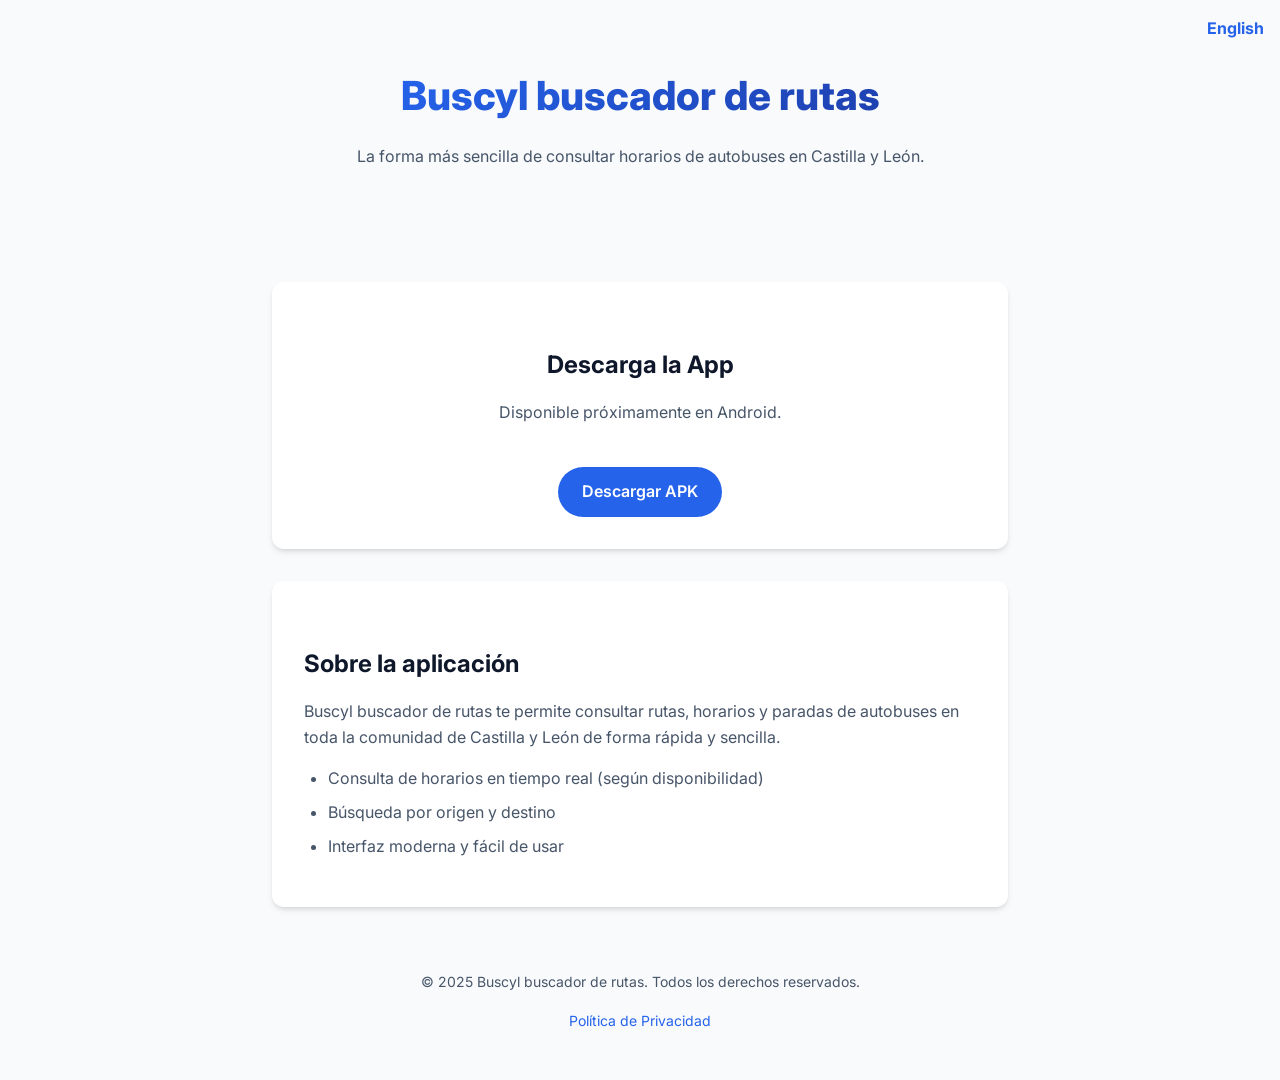
<file: docs/index.html>
<!DOCTYPE html>
<html lang="es">

<head>
    <meta charset="UTF-8">
    <meta http-equiv="refresh" content="0; url=es/index.html">
    <title>Redirecting...</title>
</head>

<body>
    <p>Si no eres redirigido automáticamente, <a href="es/index.html">haz clic aquí</a>.</p>
</body>

</html>
</file>
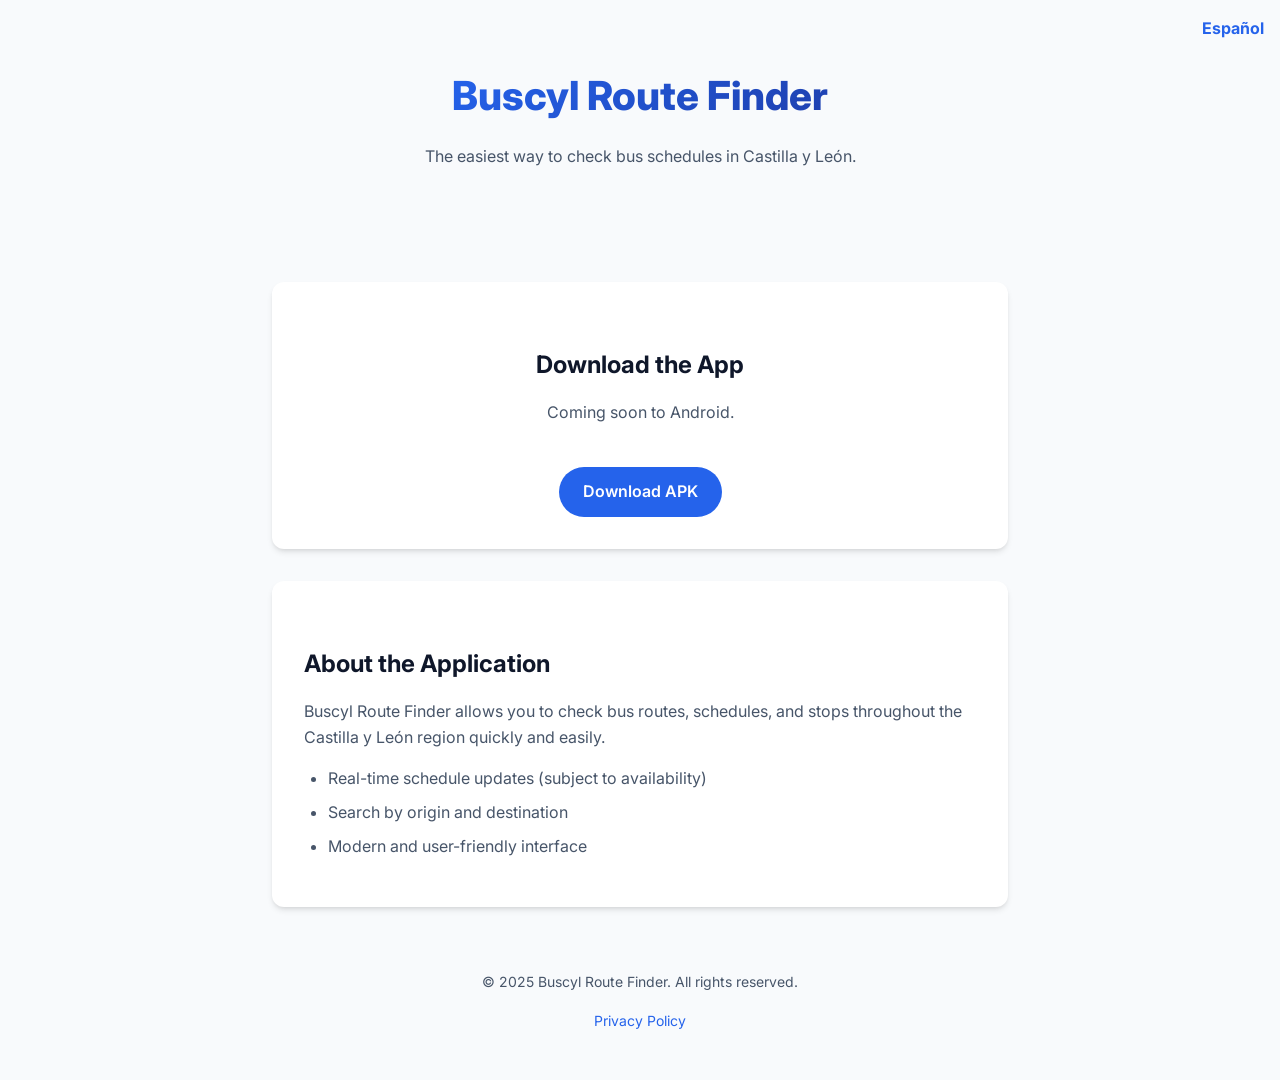
<file: docs/en/index.html>
<!DOCTYPE html>
<html lang="en">

<head>
    <meta charset="UTF-8">
    <meta name="viewport" content="width=device-width, initial-scale=1.0">
    <title>Buscyl Route Finder - Bus Schedules in Castilla y León</title>
    <link rel="stylesheet" href="../css/style.css">
    <link href="https://fonts.googleapis.com/css2?family=Inter:wght@400;600;800&display=swap" rel="stylesheet">
</head>

<body>
    <div class="container">
        <header>
            <div style="position: absolute; top: 1rem; right: 1rem;">
                <a href="../es/index.html"
                    style="text-decoration: none; font-weight: bold; color: var(--primary-color);">Español</a>
            </div>
            <div class="logo">Buscyl Route Finder</div>
            <p>The easiest way to check bus schedules in Castilla y León.</p>
        </header>

        <main>
            <div class="card" style="text-align: center;">
                <h2>Download the App</h2>
                <p>Coming soon to Android.</p>
                <br>
                <a href="#" class="btn">Download APK</a>
            </div>

            <div class="card">
                <h2>About the Application</h2>
                <p>Buscyl Route Finder allows you to check bus routes, schedules, and stops throughout the Castilla y
                    León region
                    quickly and easily.</p>
                <ul>
                    <li>Real-time schedule updates (subject to availability)</li>
                    <li>Search by origin and destination</li>
                    <li>Modern and user-friendly interface</li>
                </ul>
            </div>
        </main>

        <footer class="footer">
            <p>&copy; 2025 Buscyl Route Finder. All rights reserved.</p>
            <p><a href="privacy.html" style="color: var(--primary-color); text-decoration: none;">Privacy Policy</a></p>
        </footer>
    </div>
</body>

</html>
</file>
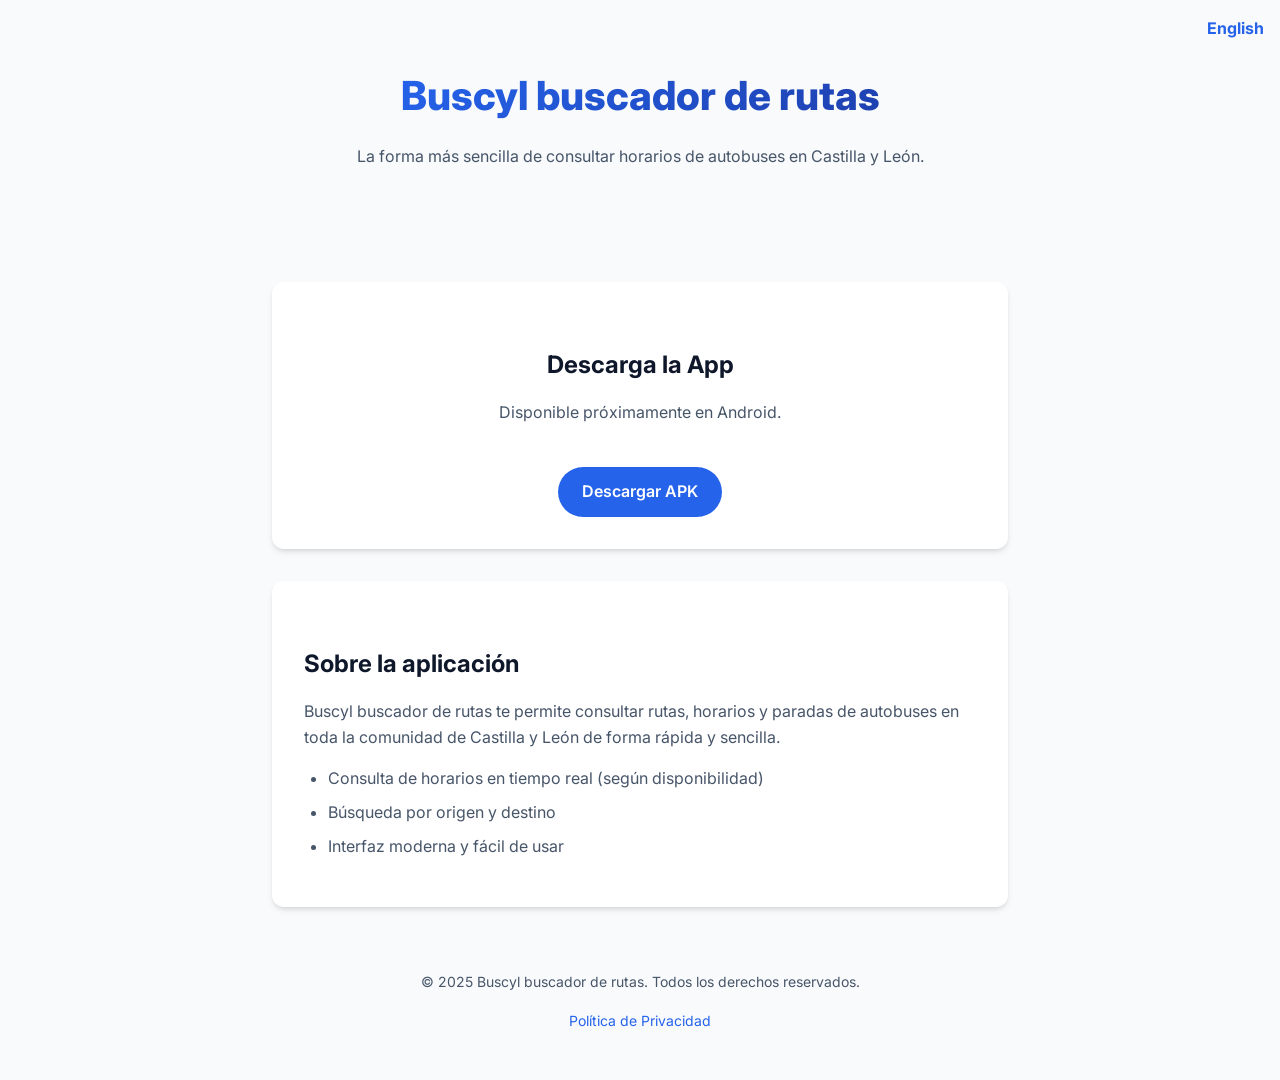
<file: docs/es/index.html>
<!DOCTYPE html>
<html lang="es">

<head>
    <meta charset="UTF-8">
    <meta name="viewport" content="width=device-width, initial-scale=1.0">
    <title>Buscyl buscador de rutas - Horarios de Autobuses en Castilla y León</title>
    <link rel="stylesheet" href="../css/style.css">
    <link href="https://fonts.googleapis.com/css2?family=Inter:wght@400;600;800&display=swap" rel="stylesheet">
</head>

<body>
    <div class="container">
        <header>
            <div style="position: absolute; top: 1rem; right: 1rem;">
                <a href="../en/index.html"
                    style="text-decoration: none; font-weight: bold; color: var(--primary-color);">English</a>
            </div>
            <div class="logo">Buscyl buscador de rutas</div>
            <p>La forma más sencilla de consultar horarios de autobuses en Castilla y León.</p>
        </header>

        <main>
            <div class="card" style="text-align: center;">
                <h2>Descarga la App</h2>
                <p>Disponible próximamente en Android.</p>
                <br>
                <a href="#" class="btn">Descargar APK</a>
            </div>

            <div class="card">
                <h2>Sobre la aplicación</h2>
                <p>Buscyl buscador de rutas te permite consultar rutas, horarios y paradas de autobuses en toda la
                    comunidad de Castilla y
                    León de forma rápida y sencilla.</p>
                <ul>
                    <li>Consulta de horarios en tiempo real (según disponibilidad)</li>
                    <li>Búsqueda por origen y destino</li>
                    <li>Interfaz moderna y fácil de usar</li>
                </ul>
            </div>
        </main>

        <footer class="footer">
            <p>&copy; 2025 Buscyl buscador de rutas. Todos los derechos reservados.</p>
            <p><a href="privacy.html" style="color: var(--primary-color); text-decoration: none;">Política de
                    Privacidad</a></p>
        </footer>
    </div>
</body>

</html>
</file>
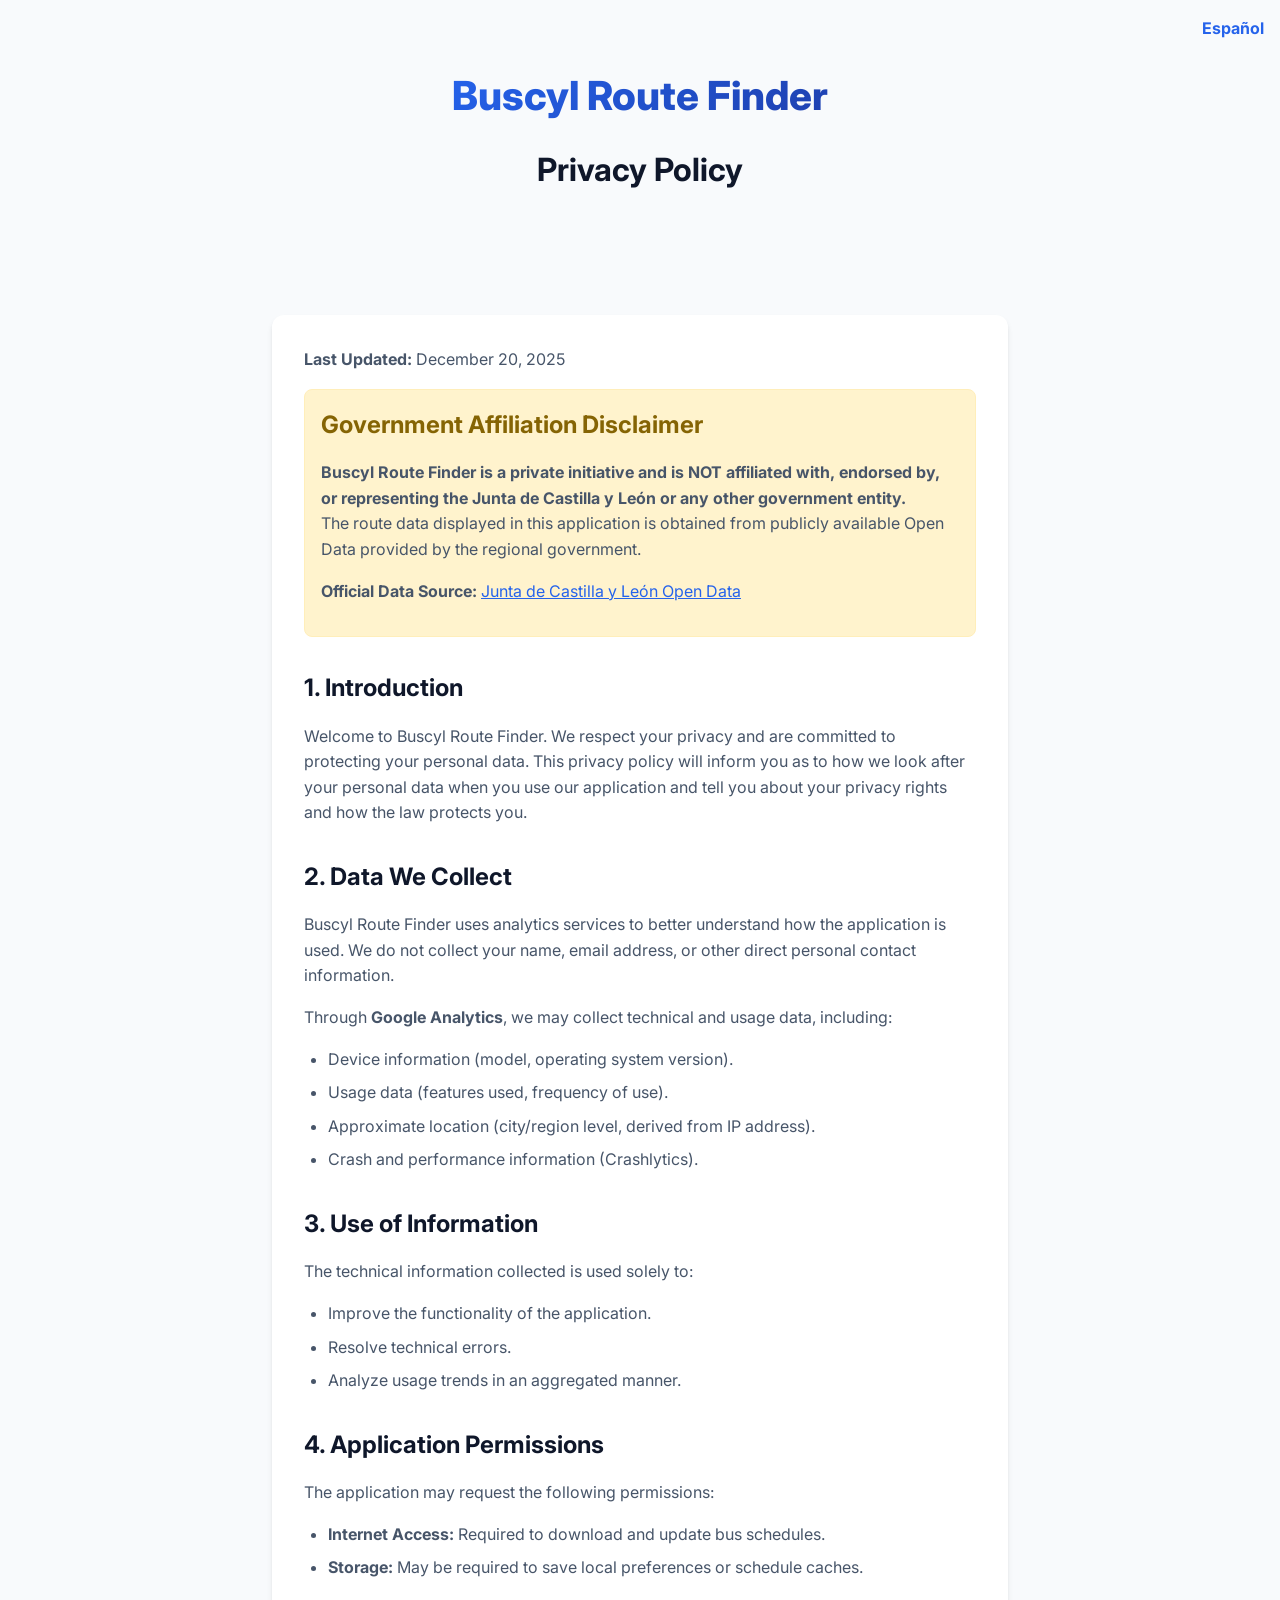
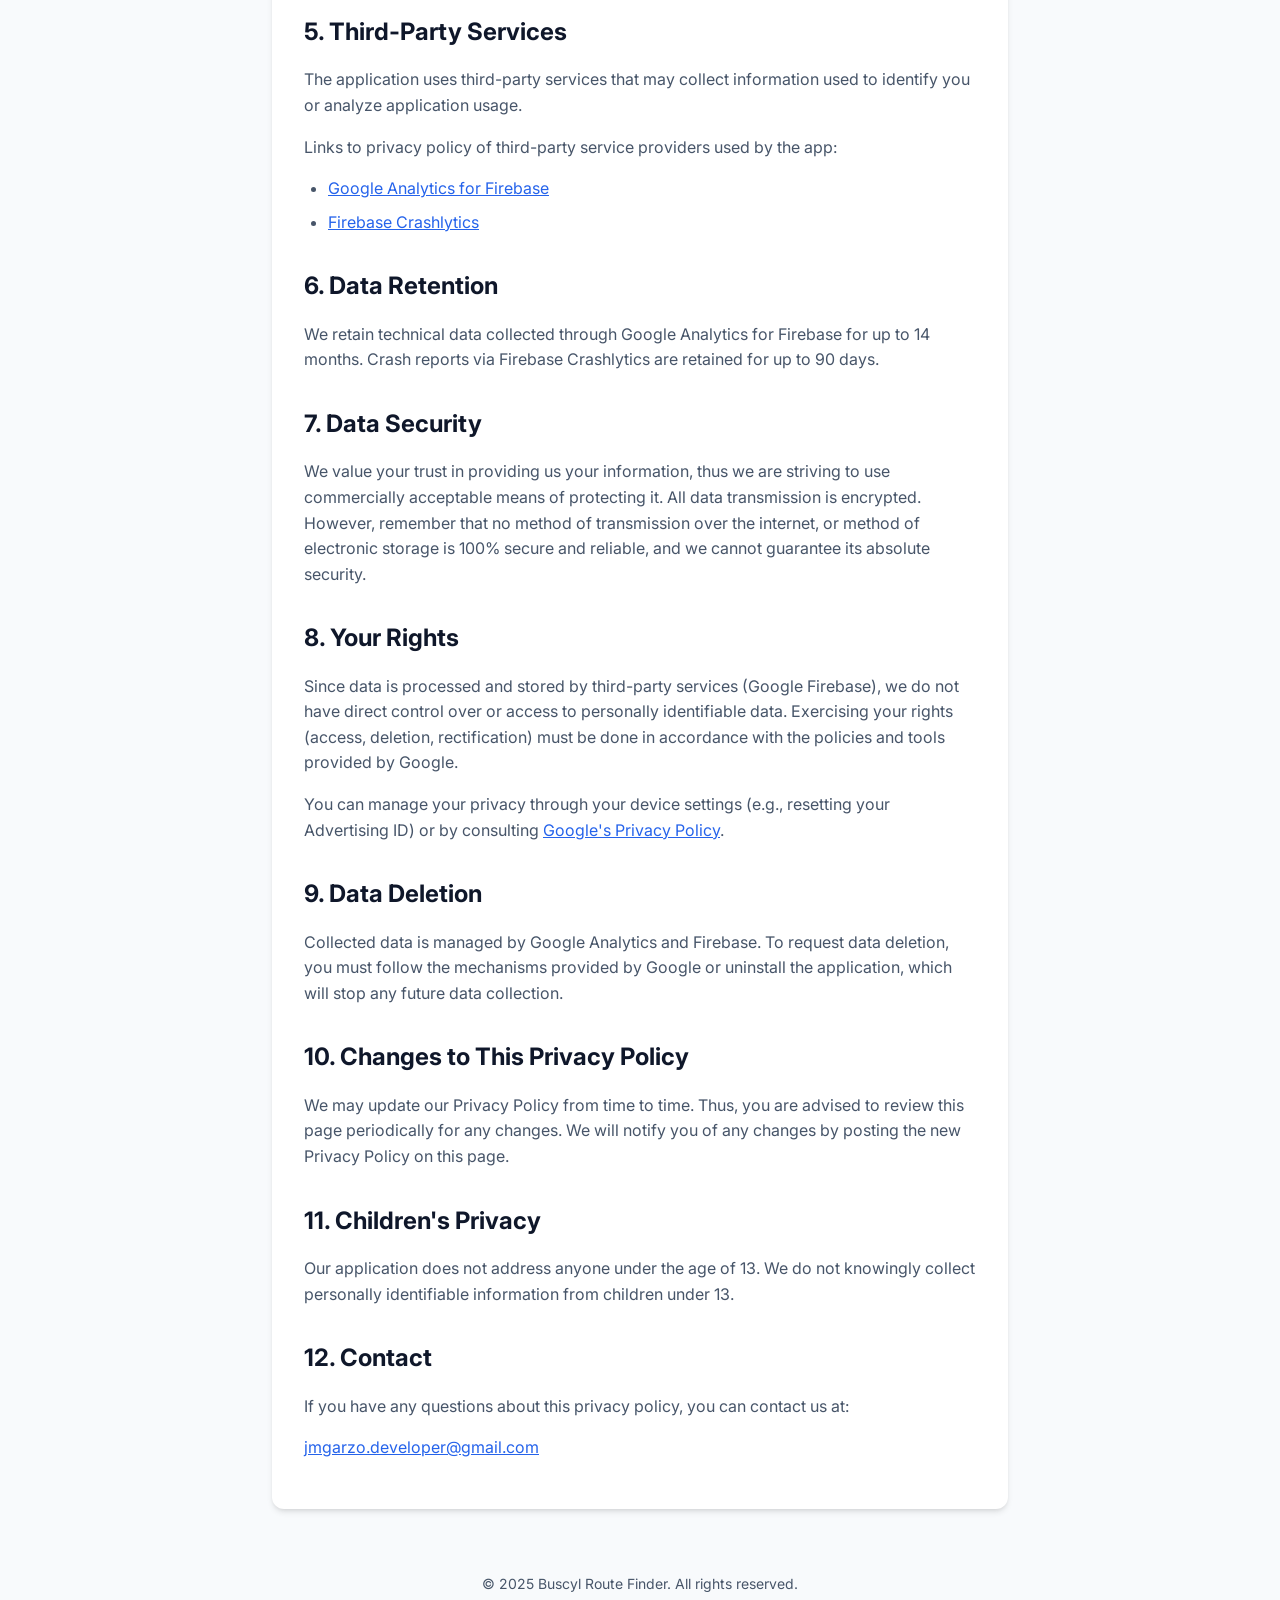
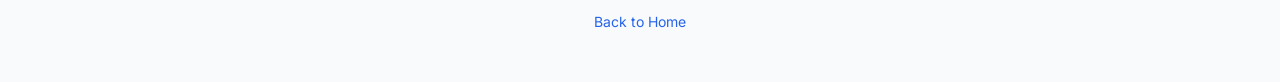
<file: docs/en/privacy.html>
<!DOCTYPE html>
<html lang="en">

<head>
    <meta charset="UTF-8">
    <meta name="viewport" content="width=device-width, initial-scale=1.0">
    <title>Privacy Policy - Buscyl Route Finder</title>
    <link rel="stylesheet" href="../css/style.css">
    <link href="https://fonts.googleapis.com/css2?family=Inter:wght@400;600;800&display=swap" rel="stylesheet">
</head>

<body>
    <div class="container">
        <header>
            <div style="position: absolute; top: 1rem; right: 1rem;">
                <a href="../es/privacy.html"
                    style="text-decoration: none; font-weight: bold; color: var(--primary-color);">Español</a>
            </div>
            <a href="index.html" style="text-decoration: none;">
                <div class="logo">Buscyl Route Finder</div>
            </a>
            <h1>Privacy Policy</h1>
        </header>

        <main class="card">
            <p><strong>Last Updated:</strong> December 20, 2025</p>

            <div
                style="background-color: #fff3cd; border: 1px solid #ffeeba; border-radius: 8px; padding: 16px; margin-bottom: 24px;">
                <h2 style="margin-top: 0; color: #856404;">Government Affiliation Disclaimer</h2>
                <p style="margin-bottom: 0;"><strong>Buscyl Route Finder is a private initiative and is NOT affiliated
                        with, endorsed by, or representing the Junta de Castilla y León or any other government
                        entity.</strong></p>
                <p>The route data displayed in this application is obtained from publicly available Open Data provided
                    by the regional government.</p>
                <p><strong>Official Data Source:</strong> <a href="https://datosabiertos.jcyl.es/" target="_blank"
                        style="color: var(--primary-color);">Junta de Castilla y León Open Data</a></p>
            </div>

            <h2>1. Introduction</h2>
            <p>Welcome to Buscyl Route Finder. We respect your privacy and are committed to protecting your personal
                data. This
                privacy policy will inform you as to how we look after your personal data when you use our application
                and tell you about your privacy rights and how the law protects you.</p>

            <h2>2. Data We Collect</h2>
            <p>Buscyl Route Finder uses analytics services to better understand how the application is used. We do not
                collect your name, email address, or other direct personal contact information.</p>
            <p>Through <strong>Google Analytics</strong>, we may collect technical and usage data, including:</p>
            <ul>
                <li>Device information (model, operating system version).</li>
                <li>Usage data (features used, frequency of use).</li>
                <li>Approximate location (city/region level, derived from IP address).</li>
                <li>Crash and performance information (Crashlytics).</li>
            </ul>

            <h2>3. Use of Information</h2>
            <p>The technical information collected is used solely to:</p>
            <ul>
                <li>Improve the functionality of the application.</li>
                <li>Resolve technical errors.</li>
                <li>Analyze usage trends in an aggregated manner.</li>
            </ul>

            <h2>4. Application Permissions</h2>
            <p>The application may request the following permissions:</p>
            <ul>
                <li><strong>Internet Access:</strong> Required to download and update bus schedules.</li>
                <li><strong>Storage:</strong> May be required to save local preferences or schedule caches.</li>
            </ul>

            <h2>5. Third-Party Services</h2>
            <p>The application uses third-party services that may collect information used to identify you or analyze
                application usage.</p>
            <p>Links to privacy policy of third-party service providers used by the app:</p>
            <ul>
                <li><a href="https://firebase.google.com/policies/analytics" target="_blank"
                        style="color: var(--primary-color);">Google Analytics for Firebase</a></li>
                <li><a href="https://firebase.google.com/support/privacy" target="_blank"
                        style="color: var(--primary-color);">Firebase Crashlytics</a></li>
            </ul>

            <h2>6. Data Retention</h2>
            <p>We retain technical data collected through Google Analytics for Firebase for up to 14 months. Crash
                reports via Firebase Crashlytics are retained for up to 90 days.</p>

            <h2>7. Data Security</h2>
            <p>We value your trust in providing us your information, thus we are striving to use commercially acceptable
                means of protecting it. All data transmission is encrypted. However, remember that no method of
                transmission over the internet, or method of electronic storage is 100% secure and reliable, and we
                cannot guarantee its absolute security.</p>

            <h2>8. Your Rights</h2>
            <p>Since data is processed and stored by third-party services (Google Firebase), we do not have direct
                control over or access to personally identifiable data. Exercising your rights (access, deletion,
                rectification) must be done in accordance with the policies and tools provided by Google.</p>
            <p>You can manage your privacy through your device settings (e.g., resetting your Advertising ID) or by
                consulting <a href="https://policies.google.com/privacy" target="_blank"
                    style="color: var(--primary-color);">Google's Privacy Policy</a>.</p>

            <h2>9. Data Deletion</h2>
            <p>Collected data is managed by Google Analytics and Firebase. To request data deletion, you must follow the
                mechanisms provided by Google or uninstall the application, which will stop any future data collection.
            </p>

            <h2>10. Changes to This Privacy Policy</h2>
            <p>We may update our Privacy Policy from time to time. Thus, you are advised to review this page
                periodically for any changes. We will notify you of any changes by posting the new Privacy Policy on
                this page.</p>

            <h2>11. Children's Privacy</h2>
            <p>Our application does not address anyone under the age of 13. We do not knowingly collect personally
                identifiable information from children under 13.</p>

            <h2>12. Contact</h2>
            <p>If you have any questions about this privacy policy, you can contact us at:</p>
            <p><a href="mailto:jmgarzo.developer@gmail.com"
                    style="color: var(--primary-color);">jmgarzo.developer@gmail.com</a></p>
        </main>

        <footer class="footer">
            <p>&copy; 2025 Buscyl Route Finder. All rights reserved.</p>
            <p><a href="index.html" style="color: var(--primary-color); text-decoration: none;">Back to Home</a></p>
        </footer>
    </div>
</body>

</html>
</file>
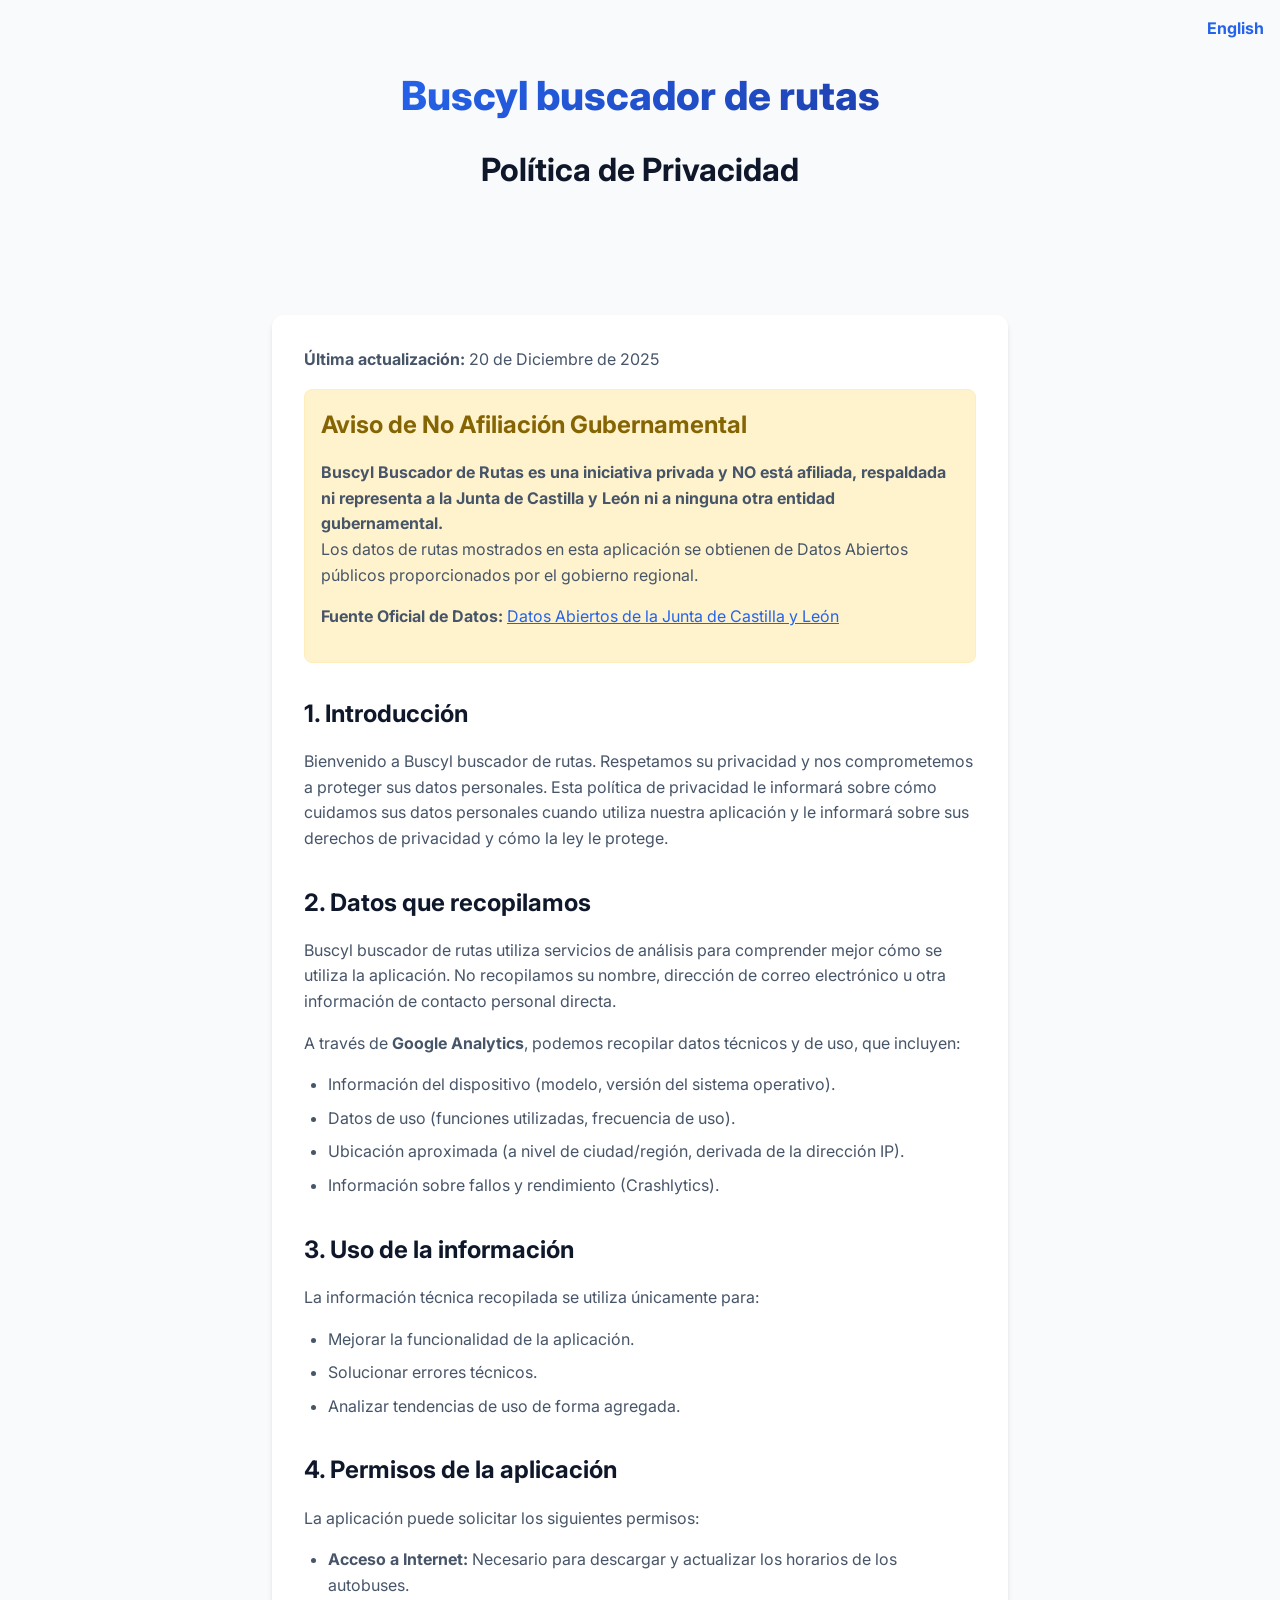
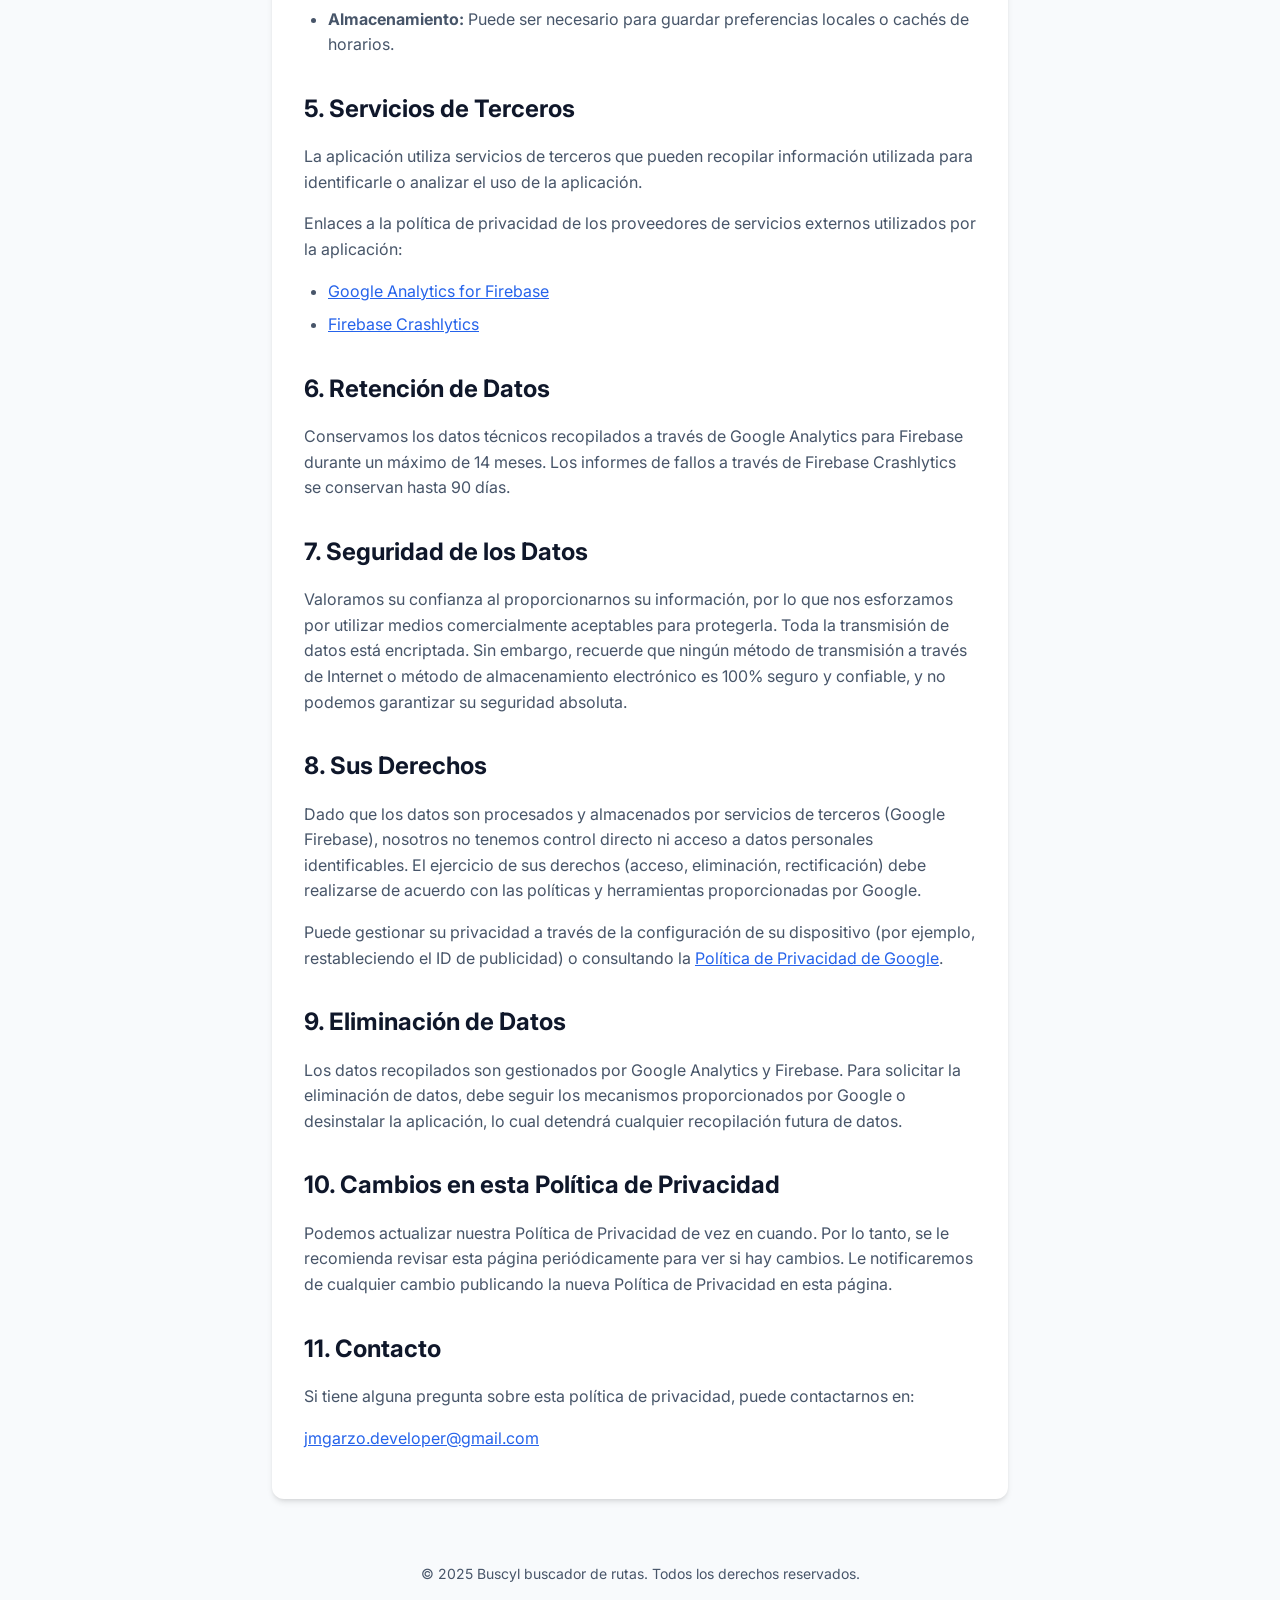
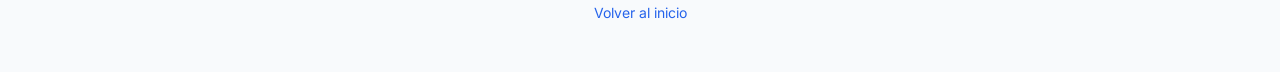
<file: docs/es/privacy.html>
<!DOCTYPE html>
<html lang="es">

<head>
    <meta charset="UTF-8">
    <meta name="viewport" content="width=device-width, initial-scale=1.0">
    <title>Política de Privacidad - Buscyl buscador de rutas</title>
    <link rel="stylesheet" href="../css/style.css">
    <link href="https://fonts.googleapis.com/css2?family=Inter:wght@400;600;800&display=swap" rel="stylesheet">
</head>

<body>
    <div class="container">
        <header>
            <div style="position: absolute; top: 1rem; right: 1rem;">
                <a href="../en/privacy.html"
                    style="text-decoration: none; font-weight: bold; color: var(--primary-color);">English</a>
            </div>
            <a href="index.html" style="text-decoration: none;">
                <div class="logo">Buscyl buscador de rutas</div>
            </a>
            <h1>Política de Privacidad</h1>
        </header>

        <main class="card">
            <p><strong>Última actualización:</strong> 20 de Diciembre de 2025</p>

            <div
                style="background-color: #fff3cd; border: 1px solid #ffeeba; border-radius: 8px; padding: 16px; margin-bottom: 24px;">
                <h2 style="margin-top: 0; color: #856404;">Aviso de No Afiliación Gubernamental</h2>
                <p style="margin-bottom: 0;"><strong>Buscyl Buscador de Rutas es una iniciativa privada y NO está
                        afiliada, respaldada ni representa a la Junta de Castilla y León ni a ninguna otra entidad
                        gubernamental.</strong></p>
                <p>Los datos de rutas mostrados en esta aplicación se obtienen de Datos Abiertos públicos proporcionados
                    por el gobierno regional.</p>
                <p><strong>Fuente Oficial de Datos:</strong> <a href="https://datosabiertos.jcyl.es/" target="_blank"
                        style="color: var(--primary-color);">Datos Abiertos de la Junta de Castilla y León</a></p>
            </div>

            <h2>1. Introducción</h2>
            <p>Bienvenido a Buscyl buscador de rutas. Respetamos su privacidad y nos comprometemos a proteger sus datos
                personales. Esta
                política de privacidad le informará sobre cómo cuidamos sus datos personales cuando utiliza nuestra
                aplicación y le informará sobre sus derechos de privacidad y cómo la ley le protege.</p>

            <h2>2. Datos que recopilamos</h2>
            <p>Buscyl buscador de rutas utiliza servicios de análisis para comprender mejor cómo se utiliza la
                aplicación. No recopilamos su nombre, dirección de correo electrónico u otra información de contacto
                personal directa.</p>
            <p>A través de <strong>Google Analytics</strong>, podemos recopilar datos técnicos y de uso, que incluyen:
            </p>
            <ul>
                <li>Información del dispositivo (modelo, versión del sistema operativo).</li>
                <li>Datos de uso (funciones utilizadas, frecuencia de uso).</li>
                <li>Ubicación aproximada (a nivel de ciudad/región, derivada de la dirección IP).</li>
                <li>Información sobre fallos y rendimiento (Crashlytics).</li>
            </ul>

            <h2>3. Uso de la información</h2>
            <p>La información técnica recopilada se utiliza únicamente para:</p>
            <ul>
                <li>Mejorar la funcionalidad de la aplicación.</li>
                <li>Solucionar errores técnicos.</li>
                <li>Analizar tendencias de uso de forma agregada.</li>
            </ul>

            <h2>4. Permisos de la aplicación</h2>
            <p>La aplicación puede solicitar los siguientes permisos:</p>
            <ul>
                <li><strong>Acceso a Internet:</strong> Necesario para descargar y actualizar los horarios de los
                    autobuses.</li>
                <li><strong>Almacenamiento:</strong> Puede ser necesario para guardar preferencias locales o cachés de
                    horarios.</li>
            </ul>

            <h2>5. Servicios de Terceros</h2>
            <p>La aplicación utiliza servicios de terceros que pueden recopilar información utilizada para identificarle
                o analizar el uso de la aplicación.</p>
            <p>Enlaces a la política de privacidad de los proveedores de servicios externos utilizados por la
                aplicación:</p>
            <ul>
                <li><a href="https://firebase.google.com/policies/analytics" target="_blank"
                        style="color: var(--primary-color);">Google Analytics for Firebase</a></li>
                <li><a href="https://firebase.google.com/support/privacy" target="_blank"
                        style="color: var(--primary-color);">Firebase Crashlytics</a></li>
            </ul>

            <h2>6. Retención de Datos</h2>
            <p>Conservamos los datos técnicos recopilados a través de Google Analytics para Firebase durante un máximo
                de 14 meses. Los informes de fallos a través de Firebase Crashlytics se conservan hasta 90 días.</p>

            <h2>7. Seguridad de los Datos</h2>
            <p>Valoramos su confianza al proporcionarnos su información, por lo que nos esforzamos por utilizar medios
                comercialmente aceptables para protegerla. Toda la transmisión de datos está encriptada. Sin embargo,
                recuerde que ningún método de transmisión a través de Internet o método de almacenamiento electrónico es
                100% seguro y confiable, y no podemos garantizar su seguridad absoluta.</p>

            <h2>8. Sus Derechos</h2>
            <p>Dado que los datos son procesados y almacenados por servicios de terceros (Google Firebase), nosotros no
                tenemos control directo ni acceso a datos personales identificables. El ejercicio de sus derechos
                (acceso, eliminación, rectificación) debe realizarse de acuerdo con las políticas y herramientas
                proporcionadas por Google.</p>
            <p>Puede gestionar su privacidad a través de la configuración de su dispositivo (por ejemplo, restableciendo
                el ID de publicidad) o consultando la <a href="https://policies.google.com/privacy" target="_blank"
                    style="color: var(--primary-color);">Política de Privacidad de Google</a>.</p>

            <h2>9. Eliminación de Datos</h2>
            <p>Los datos recopilados son gestionados por Google Analytics y Firebase. Para solicitar la eliminación de
                datos, debe seguir los mecanismos proporcionados por Google o desinstalar la aplicación, lo cual
                detendrá cualquier recopilación futura de datos.</p>

            <h2>10. Cambios en esta Política de Privacidad</h2>
            <p>Podemos actualizar nuestra Política de Privacidad de vez en cuando. Por lo tanto, se le recomienda
                revisar esta página periódicamente para ver si hay cambios. Le notificaremos de cualquier cambio
                publicando la nueva Política de Privacidad en esta página.</p>

            <h2>11. Contacto</h2>
            <p>Si tiene alguna pregunta sobre esta política de privacidad, puede contactarnos en:</p>
            <p><a href="mailto:jmgarzo.developer@gmail.com"
                    style="color: var(--primary-color);">jmgarzo.developer@gmail.com</a></p>
        </main>

        <footer class="footer">
            <p>&copy; 2025 Buscyl buscador de rutas. Todos los derechos reservados.</p>
            <p><a href="index.html" style="color: var(--primary-color); text-decoration: none;">Volver al inicio</a></p>
        </footer>
    </div>
</body>

</html>
</file>
<file: docs/css/style.css>
:root {
    --primary-color: #2563eb;
    --primary-dark: #1e40af;
    --secondary-color: #64748b;
    --background-color: #f8fafc;
    --surface-color: #ffffff;
    --text-color: #0f172a;
    --text-light: #475569;
    --border-color: #e2e8f0;
    --radius: 12px;
    --shadow: 0 4px 6px -1px rgb(0 0 0 / 0.1), 0 2px 4px -2px rgb(0 0 0 / 0.1);
}

* {
    box-sizing: border-box;
    margin: 0;
    padding: 0;
}

body {
    font-family: 'Inter', system-ui, -apple-system, sans-serif;
    background-color: var(--background-color);
    color: var(--text-color);
    line-height: 1.6;
}

.container {
    max-width: 800px;
    margin: 0 auto;
    padding: 2rem;
}

header {
    text-align: center;
    margin-bottom: 4rem;
    padding: 2rem 0;
}

.logo {
    font-size: 2.5rem;
    font-weight: 800;
    background: linear-gradient(135deg, var(--primary-color), var(--primary-dark));
    -webkit-background-clip: text;
    -webkit-text-fill-color: transparent;
    margin-bottom: 1rem;
    display: inline-block;
}

.card {
    background: var(--surface-color);
    border-radius: var(--radius);
    padding: 2rem;
    box-shadow: var(--shadow);
    margin-bottom: 2rem;
}

h1 {
    font-size: 2rem;
    margin-bottom: 1.5rem;
    color: var(--text-color);
}

h2 {
    font-size: 1.5rem;
    margin-top: 2rem;
    margin-bottom: 1rem;
    color: var(--text-color);
}

p {
    margin-bottom: 1rem;
    color: var(--text-light);
}

ul {
    margin-bottom: 1rem;
    padding-left: 1.5rem;
    color: var(--text-light);
}

li {
    margin-bottom: 0.5rem;
}

.footer {
    text-align: center;
    margin-top: 4rem;
    color: var(--secondary-color);
    font-size: 0.875rem;
}

.btn {
    display: inline-block;
    background-color: var(--primary-color);
    color: white;
    padding: 0.75rem 1.5rem;
    border-radius: 50px;
    text-decoration: none;
    font-weight: 600;
    transition: transform 0.2s, box-shadow 0.2s;
}

.btn:hover {
    transform: translateY(-2px);
    box-shadow: 0 10px 15px -3px rgb(37 99 235 / 0.3);
}

@media (max-width: 600px) {
    .container {
        padding: 1rem;
    }
    
    .logo {
        font-size: 2rem;
    }
}
</file>
